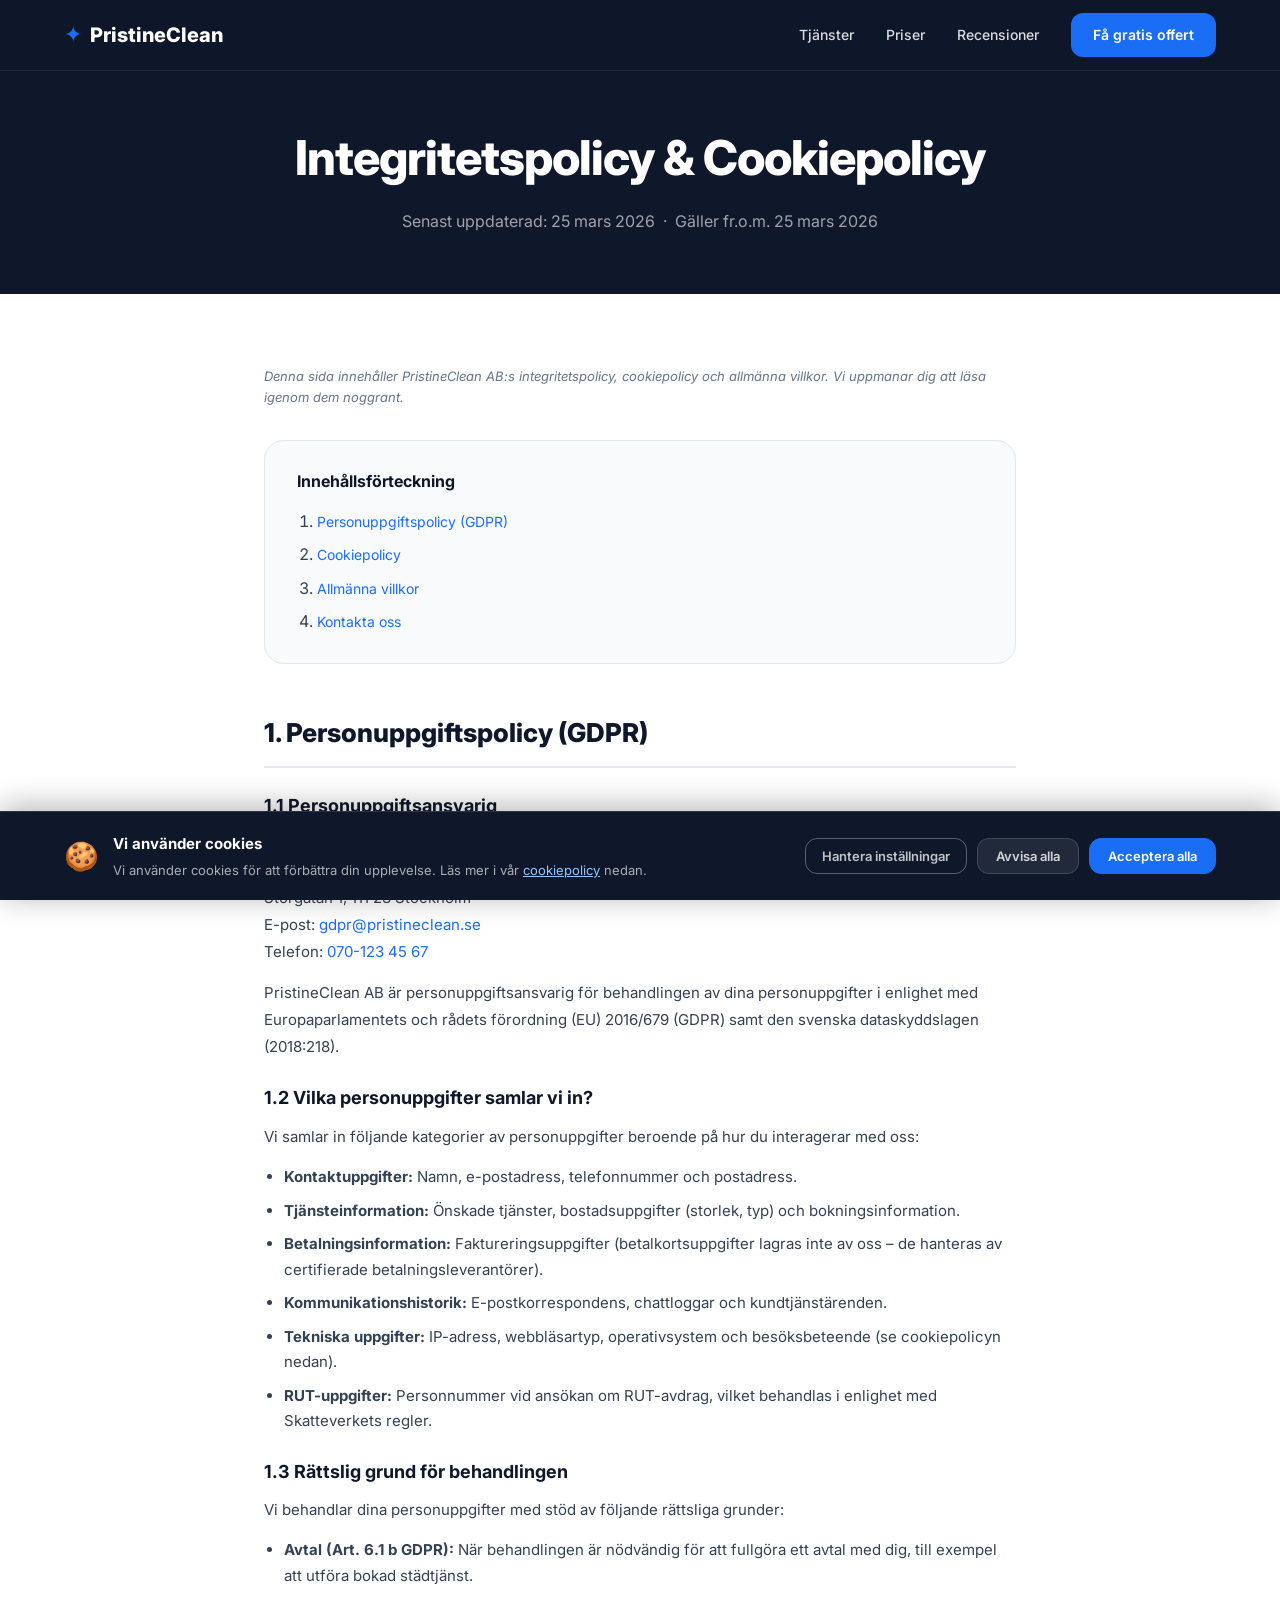
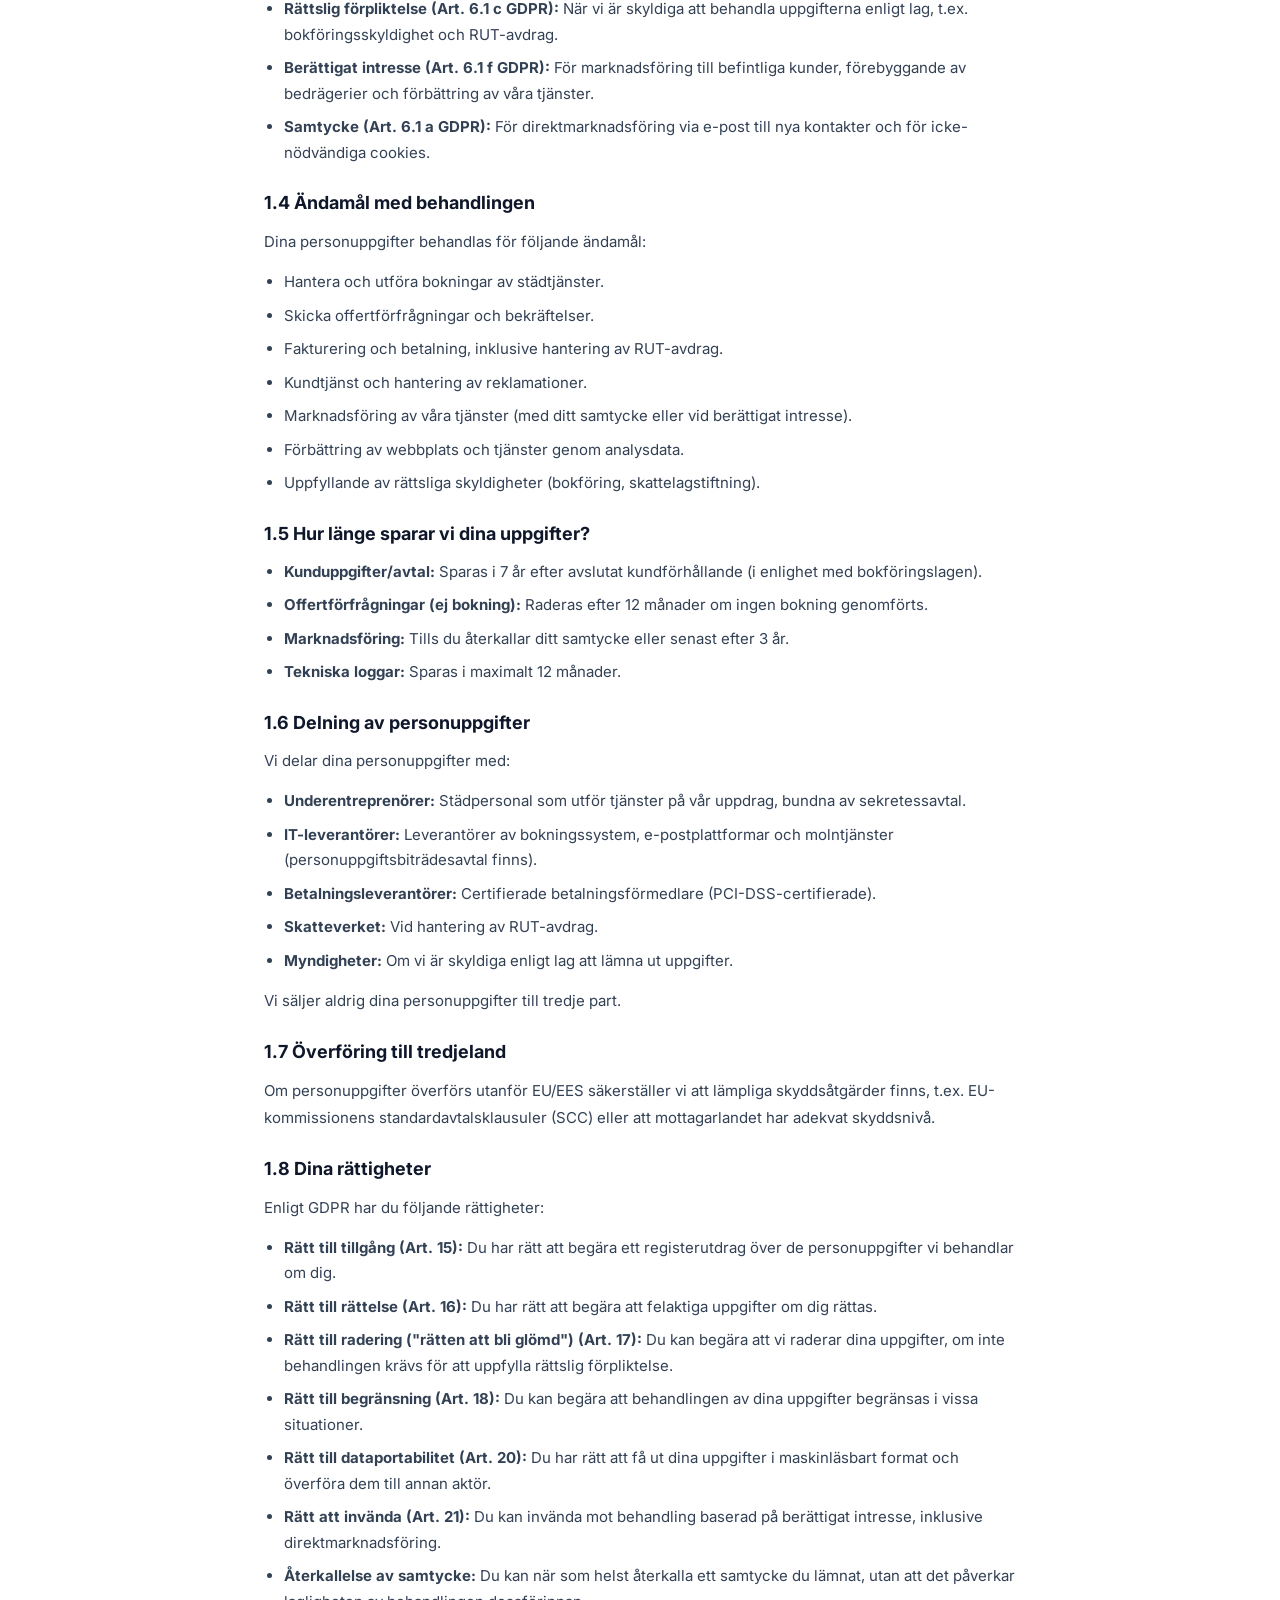
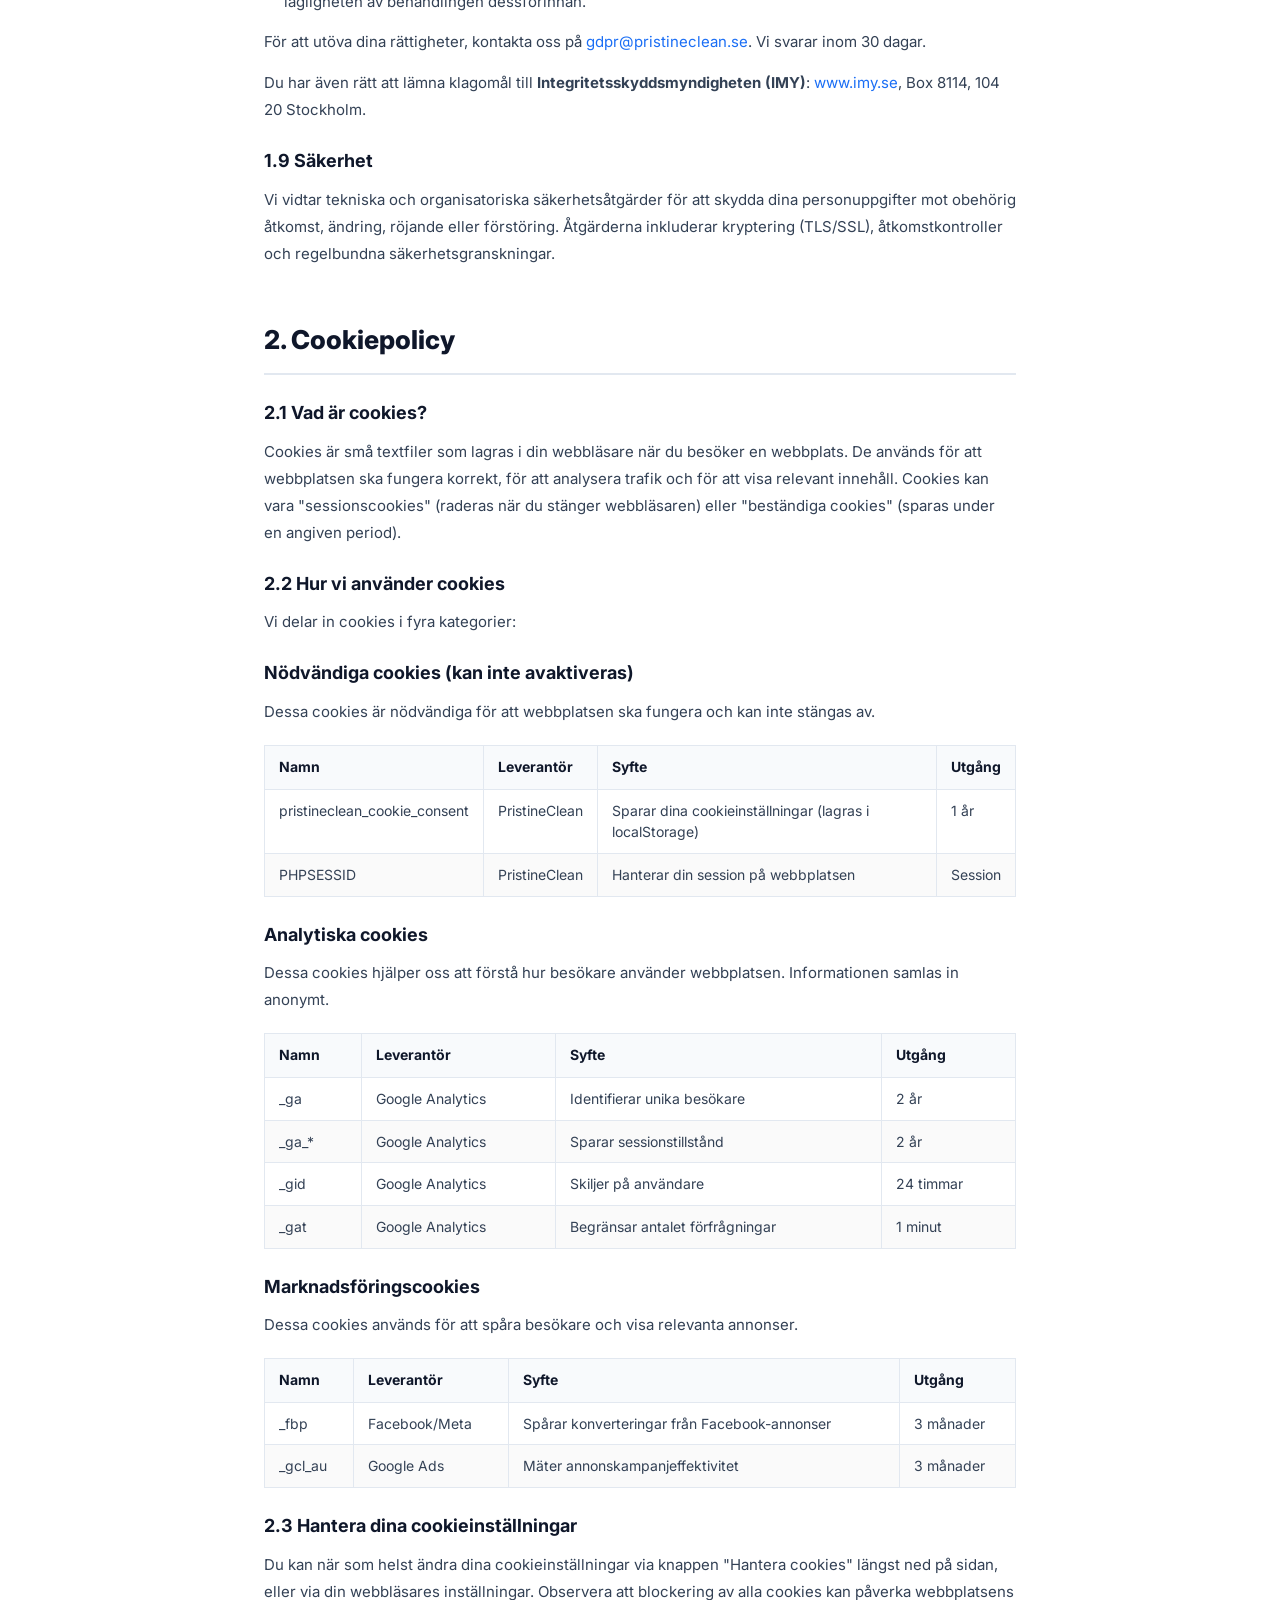
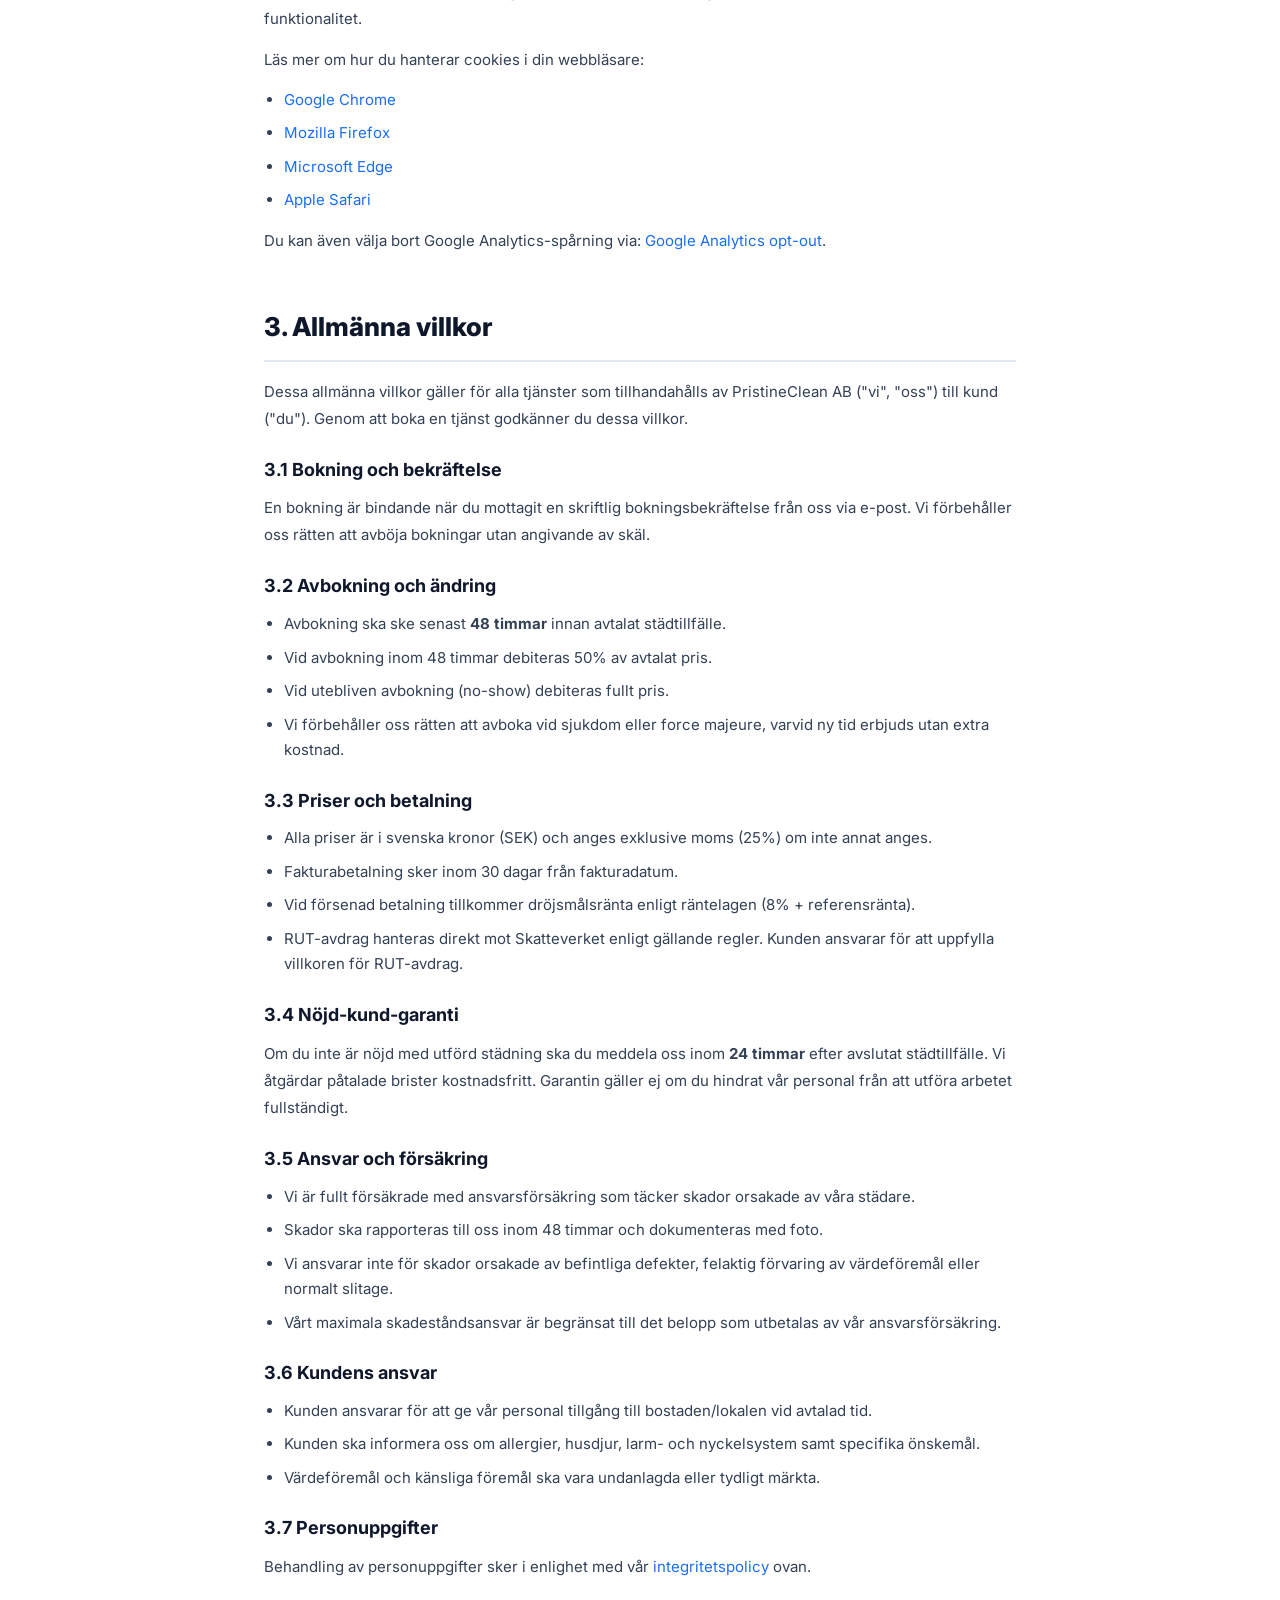
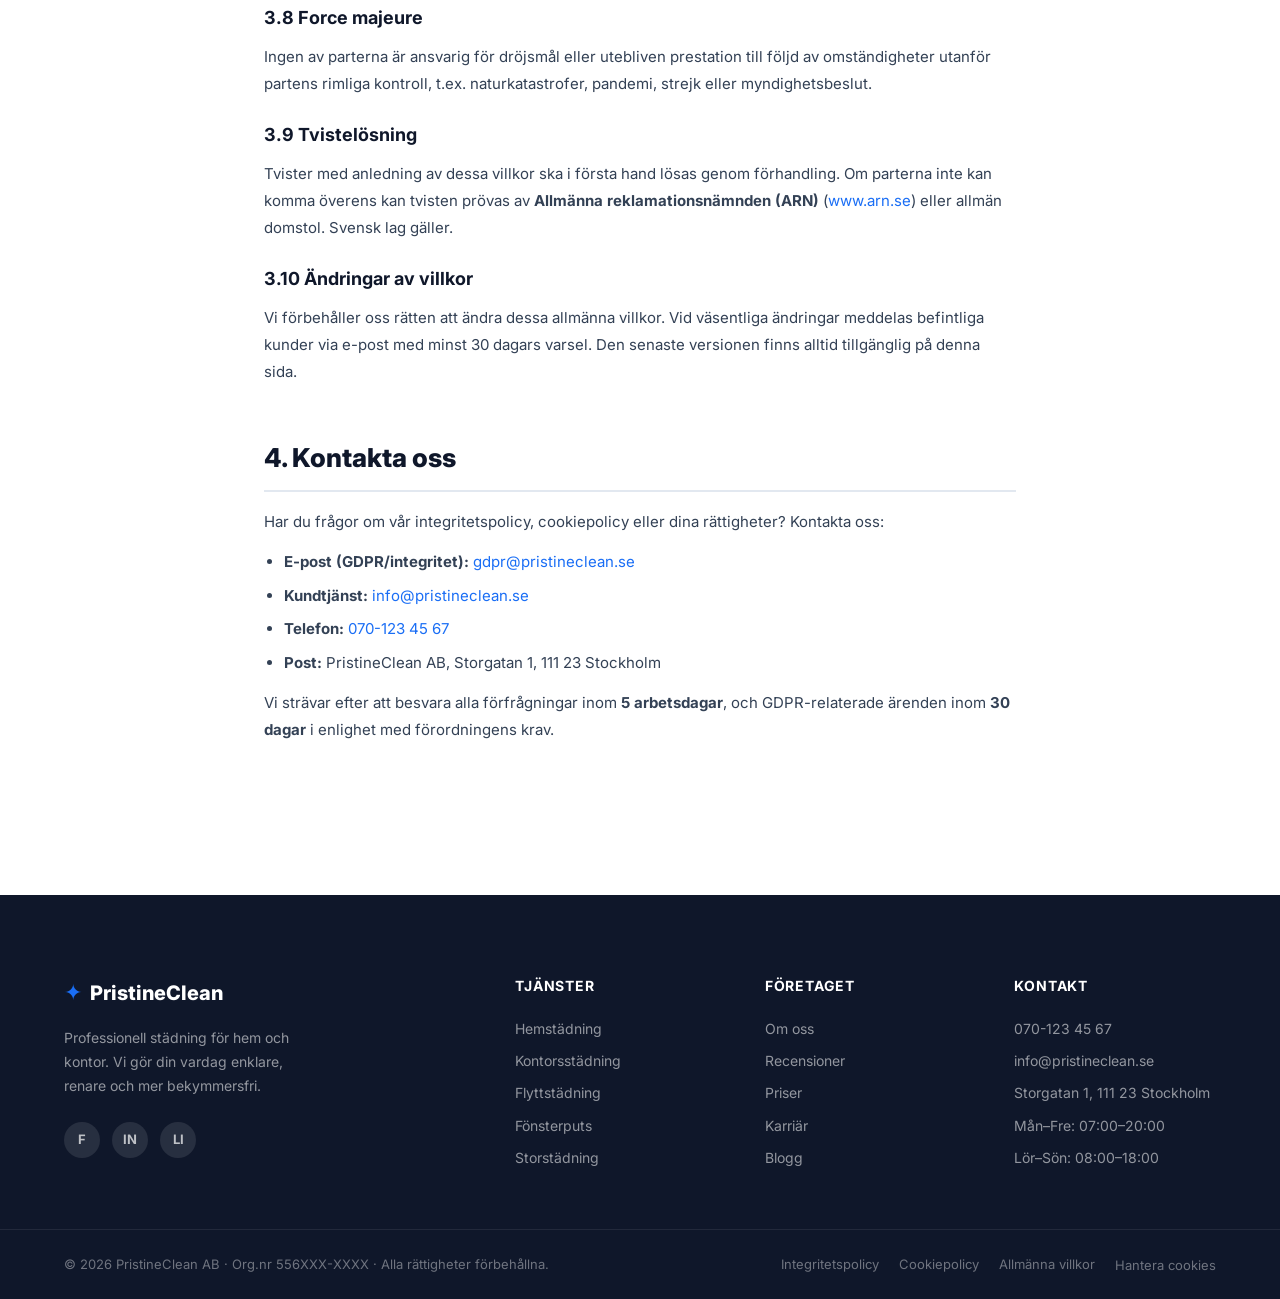
<file: integritetspolicy.html>
<!DOCTYPE html>
<html lang="sv">
<head>
  <meta charset="UTF-8" />
  <meta name="viewport" content="width=device-width, initial-scale=1.0" />
  <meta name="description" content="PristineClean integritetspolicy, cookiepolicy och allmänna villkor – hur vi behandlar dina personuppgifter enligt GDPR." />
  <title>Integritetspolicy &amp; Cookiepolicy – PristineClean</title>
  <link rel="stylesheet" href="style.css" />
  <link rel="preconnect" href="https://fonts.googleapis.com" />
  <link rel="preconnect" href="https://fonts.gstatic.com" crossorigin />
  <link href="https://fonts.googleapis.com/css2?family=Inter:wght@400;500;600;700;800&display=swap" rel="stylesheet" />
</head>
<body>

  <!-- COOKIE CONSENT BANNER -->
  <div class="cookie-banner" id="cookieBanner" role="dialog" aria-label="Cookie-samtycke" aria-modal="true">
    <div class="cookie-banner__inner">
      <div class="cookie-banner__text">
        <span class="cookie-banner__icon">🍪</span>
        <div>
          <strong>Vi använder cookies</strong>
          <p>Vi använder cookies för att förbättra din upplevelse. Läs mer i vår <a href="#cookies" class="cookie-link">cookiepolicy</a> nedan.</p>
        </div>
      </div>
      <div class="cookie-banner__actions">
        <button class="btn btn--cookie-settings" id="cookieSettings">Hantera inställningar</button>
        <button class="btn btn--cookie-decline" id="cookieDecline">Avvisa alla</button>
        <button class="btn btn--cookie-accept" id="cookieAccept">Acceptera alla</button>
      </div>
    </div>
  </div>

  <!-- COOKIE PREFERENCES MODAL -->
  <div class="cookie-modal" id="cookieModal" role="dialog" aria-modal="true" aria-label="Cookieinställningar" style="display:none">
    <div class="cookie-modal__backdrop" id="cookieModalBackdrop"></div>
    <div class="cookie-modal__box">
      <div class="cookie-modal__header">
        <h3>Cookieinställningar</h3>
        <button class="cookie-modal__close" id="cookieModalClose" aria-label="Stäng">✕</button>
      </div>
      <div class="cookie-modal__body">
        <p class="cookie-modal__intro">Välj vilka kategorier av cookies du tillåter. Nödvändiga cookies kan inte avaktiveras.</p>
        <div class="cookie-category">
          <div class="cookie-category__header">
            <div><strong>Nödvändiga cookies</strong><p>Krävs för att webbplatsen ska fungera korrekt.</p></div>
            <div class="toggle toggle--disabled"><input type="checkbox" id="cookieNecessary" checked disabled /><span class="toggle__slider"></span></div>
          </div>
        </div>
        <div class="cookie-category">
          <div class="cookie-category__header">
            <div><strong>Analytiska cookies</strong><p>Hjälper oss förstå hur besökare använder webbplatsen (t.ex. Google Analytics).</p></div>
            <div class="toggle"><input type="checkbox" id="cookieAnalytics" /><span class="toggle__slider"></span></div>
          </div>
        </div>
        <div class="cookie-category">
          <div class="cookie-category__header">
            <div><strong>Marknadsföringscookies</strong><p>Används för att visa relevanta annonser och mäta kampanjeffektivitet.</p></div>
            <div class="toggle"><input type="checkbox" id="cookieMarketing" /><span class="toggle__slider"></span></div>
          </div>
        </div>
      </div>
      <div class="cookie-modal__footer">
        <button class="btn--cookie-decline" id="cookieSaveDecline">Avvisa alla</button>
        <button class="btn--cookie-accept" id="cookieSavePrefs">Spara mina val</button>
      </div>
    </div>
  </div>

  <!-- NAVBAR -->
  <header class="navbar" id="navbar">
    <div class="container navbar__inner">
      <a href="index.html" class="navbar__logo">
        <span class="logo-icon">✦</span> PristineClean
      </a>
      <nav class="navbar__links" id="navLinks">
        <a href="index.html#tjanster">Tjänster</a>
        <a href="index.html#priser">Priser</a>
        <a href="index.html#recensioner">Recensioner</a>
        <a href="index.html#kontakt" class="btn btn--nav">Få gratis offert</a>
      </nav>
      <button class="navbar__burger" id="burger" aria-label="Öppna meny">
        <span></span><span></span><span></span>
      </button>
    </div>
  </header>

  <!-- HERO -->
  <section class="policy-hero">
    <div class="container">
      <h1>Integritetspolicy &amp; Cookiepolicy</h1>
      <p>Senast uppdaterad: 25 mars 2026 &nbsp;·&nbsp; Gäller fr.o.m. 25 mars 2026</p>
    </div>
  </section>

  <!-- POLICY CONTENT -->
  <main class="policy-content">
    <div class="container">

      <p class="policy-updated">Denna sida innehåller PristineClean AB:s integritetspolicy, cookiepolicy och allmänna villkor. Vi uppmanar dig att läsa igenom dem noggrant.</p>

      <!-- TABLE OF CONTENTS -->
      <nav class="policy-toc" aria-label="Innehållsförteckning">
        <h3>Innehållsförteckning</h3>
        <ol>
          <li><a href="#personuppgifter">Personuppgiftspolicy (GDPR)</a></li>
          <li><a href="#cookies">Cookiepolicy</a></li>
          <li><a href="#villkor">Allmänna villkor</a></li>
          <li><a href="#kontakt-policy">Kontakta oss</a></li>
        </ol>
      </nav>

      <!-- ========================================
           SECTION 1: PERSONUPPGIFTER / GDPR
           ======================================== -->
      <section class="policy-section" id="personuppgifter">
        <h2>1. Personuppgiftspolicy (GDPR)</h2>

        <h3>1.1 Personuppgiftsansvarig</h3>
        <p>
          <strong>PristineClean AB</strong><br />
          Organisationsnummer: 556XXX-XXXX<br />
          Storgatan 1, 111 23 Stockholm<br />
          E-post: <a href="mailto:gdpr@pristineclean.se">gdpr@pristineclean.se</a><br />
          Telefon: <a href="tel:+46701234567">070-123 45 67</a>
        </p>
        <p>PristineClean AB är personuppgiftsansvarig för behandlingen av dina personuppgifter i enlighet med Europaparlamentets och rådets förordning (EU) 2016/679 (GDPR) samt den svenska dataskyddslagen (2018:218).</p>

        <h3>1.2 Vilka personuppgifter samlar vi in?</h3>
        <p>Vi samlar in följande kategorier av personuppgifter beroende på hur du interagerar med oss:</p>
        <ul>
          <li><strong>Kontaktuppgifter:</strong> Namn, e-postadress, telefonnummer och postadress.</li>
          <li><strong>Tjänsteinformation:</strong> Önskade tjänster, bostadsuppgifter (storlek, typ) och bokningsinformation.</li>
          <li><strong>Betalningsinformation:</strong> Faktureringsuppgifter (betalkortsuppgifter lagras inte av oss – de hanteras av certifierade betalningsleverantörer).</li>
          <li><strong>Kommunikationshistorik:</strong> E-postkorrespondens, chattloggar och kundtjänstärenden.</li>
          <li><strong>Tekniska uppgifter:</strong> IP-adress, webbläsartyp, operativsystem och besöksbeteende (se cookiepolicyn nedan).</li>
          <li><strong>RUT-uppgifter:</strong> Personnummer vid ansökan om RUT-avdrag, vilket behandlas i enlighet med Skatteverkets regler.</li>
        </ul>

        <h3>1.3 Rättslig grund för behandlingen</h3>
        <p>Vi behandlar dina personuppgifter med stöd av följande rättsliga grunder:</p>
        <ul>
          <li><strong>Avtal (Art. 6.1 b GDPR):</strong> När behandlingen är nödvändig för att fullgöra ett avtal med dig, till exempel att utföra bokad städtjänst.</li>
          <li><strong>Rättslig förpliktelse (Art. 6.1 c GDPR):</strong> När vi är skyldiga att behandla uppgifterna enligt lag, t.ex. bokföringsskyldighet och RUT-avdrag.</li>
          <li><strong>Berättigat intresse (Art. 6.1 f GDPR):</strong> För marknadsföring till befintliga kunder, förebyggande av bedrägerier och förbättring av våra tjänster.</li>
          <li><strong>Samtycke (Art. 6.1 a GDPR):</strong> För direktmarknadsföring via e-post till nya kontakter och för icke-nödvändiga cookies.</li>
        </ul>

        <h3>1.4 Ändamål med behandlingen</h3>
        <p>Dina personuppgifter behandlas för följande ändamål:</p>
        <ul>
          <li>Hantera och utföra bokningar av städtjänster.</li>
          <li>Skicka offertförfrågningar och bekräftelser.</li>
          <li>Fakturering och betalning, inklusive hantering av RUT-avdrag.</li>
          <li>Kundtjänst och hantering av reklamationer.</li>
          <li>Marknadsföring av våra tjänster (med ditt samtycke eller vid berättigat intresse).</li>
          <li>Förbättring av webbplats och tjänster genom analysdata.</li>
          <li>Uppfyllande av rättsliga skyldigheter (bokföring, skattelagstiftning).</li>
        </ul>

        <h3>1.5 Hur länge sparar vi dina uppgifter?</h3>
        <ul>
          <li><strong>Kunduppgifter/avtal:</strong> Sparas i 7 år efter avslutat kundförhållande (i enlighet med bokföringslagen).</li>
          <li><strong>Offertförfrågningar (ej bokning):</strong> Raderas efter 12 månader om ingen bokning genomförts.</li>
          <li><strong>Marknadsföring:</strong> Tills du återkallar ditt samtycke eller senast efter 3 år.</li>
          <li><strong>Tekniska loggar:</strong> Sparas i maximalt 12 månader.</li>
        </ul>

        <h3>1.6 Delning av personuppgifter</h3>
        <p>Vi delar dina personuppgifter med:</p>
        <ul>
          <li><strong>Underentreprenörer:</strong> Städpersonal som utför tjänster på vår uppdrag, bundna av sekretessavtal.</li>
          <li><strong>IT-leverantörer:</strong> Leverantörer av bokningssystem, e-postplattformar och molntjänster (personuppgiftsbiträdesavtal finns).</li>
          <li><strong>Betalningsleverantörer:</strong> Certifierade betalningsförmedlare (PCI-DSS-certifierade).</li>
          <li><strong>Skatteverket:</strong> Vid hantering av RUT-avdrag.</li>
          <li><strong>Myndigheter:</strong> Om vi är skyldiga enligt lag att lämna ut uppgifter.</li>
        </ul>
        <p>Vi säljer aldrig dina personuppgifter till tredje part.</p>

        <h3>1.7 Överföring till tredjeland</h3>
        <p>Om personuppgifter överförs utanför EU/EES säkerställer vi att lämpliga skyddsåtgärder finns, t.ex. EU-kommissionens standardavtalsklausuler (SCC) eller att mottagarlandet har adekvat skyddsnivå.</p>

        <h3>1.8 Dina rättigheter</h3>
        <p>Enligt GDPR har du följande rättigheter:</p>
        <ul>
          <li><strong>Rätt till tillgång (Art. 15):</strong> Du har rätt att begära ett registerutdrag över de personuppgifter vi behandlar om dig.</li>
          <li><strong>Rätt till rättelse (Art. 16):</strong> Du har rätt att begära att felaktiga uppgifter om dig rättas.</li>
          <li><strong>Rätt till radering ("rätten att bli glömd") (Art. 17):</strong> Du kan begära att vi raderar dina uppgifter, om inte behandlingen krävs för att uppfylla rättslig förpliktelse.</li>
          <li><strong>Rätt till begränsning (Art. 18):</strong> Du kan begära att behandlingen av dina uppgifter begränsas i vissa situationer.</li>
          <li><strong>Rätt till dataportabilitet (Art. 20):</strong> Du har rätt att få ut dina uppgifter i maskinläsbart format och överföra dem till annan aktör.</li>
          <li><strong>Rätt att invända (Art. 21):</strong> Du kan invända mot behandling baserad på berättigat intresse, inklusive direktmarknadsföring.</li>
          <li><strong>Återkallelse av samtycke:</strong> Du kan när som helst återkalla ett samtycke du lämnat, utan att det påverkar lagligheten av behandlingen dessförinnan.</li>
        </ul>
        <p>För att utöva dina rättigheter, kontakta oss på <a href="mailto:gdpr@pristineclean.se">gdpr@pristineclean.se</a>. Vi svarar inom 30 dagar.</p>
        <p>Du har även rätt att lämna klagomål till <strong>Integritetsskyddsmyndigheten (IMY)</strong>: <a href="https://www.imy.se" target="_blank" rel="noopener noreferrer">www.imy.se</a>, Box 8114, 104 20 Stockholm.</p>

        <h3>1.9 Säkerhet</h3>
        <p>Vi vidtar tekniska och organisatoriska säkerhetsåtgärder för att skydda dina personuppgifter mot obehörig åtkomst, ändring, röjande eller förstöring. Åtgärderna inkluderar kryptering (TLS/SSL), åtkomstkontroller och regelbundna säkerhetsgranskningar.</p>
      </section>

      <!-- ========================================
           SECTION 2: COOKIEPOLICY
           ======================================== -->
      <section class="policy-section" id="cookies">
        <h2>2. Cookiepolicy</h2>

        <h3>2.1 Vad är cookies?</h3>
        <p>Cookies är små textfiler som lagras i din webbläsare när du besöker en webbplats. De används för att webbplatsen ska fungera korrekt, för att analysera trafik och för att visa relevant innehåll. Cookies kan vara "sessionscookies" (raderas när du stänger webbläsaren) eller "beständiga cookies" (sparas under en angiven period).</p>

        <h3>2.2 Hur vi använder cookies</h3>
        <p>Vi delar in cookies i fyra kategorier:</p>

        <h3>Nödvändiga cookies (kan inte avaktiveras)</h3>
        <p>Dessa cookies är nödvändiga för att webbplatsen ska fungera och kan inte stängas av.</p>
        <table class="policy-table">
          <thead>
            <tr><th>Namn</th><th>Leverantör</th><th>Syfte</th><th>Utgång</th></tr>
          </thead>
          <tbody>
            <tr><td>pristineclean_cookie_consent</td><td>PristineClean</td><td>Sparar dina cookieinställningar (lagras i localStorage)</td><td>1 år</td></tr>
            <tr><td>PHPSESSID</td><td>PristineClean</td><td>Hanterar din session på webbplatsen</td><td>Session</td></tr>
          </tbody>
        </table>

        <h3>Analytiska cookies</h3>
        <p>Dessa cookies hjälper oss att förstå hur besökare använder webbplatsen. Informationen samlas in anonymt.</p>
        <table class="policy-table">
          <thead>
            <tr><th>Namn</th><th>Leverantör</th><th>Syfte</th><th>Utgång</th></tr>
          </thead>
          <tbody>
            <tr><td>_ga</td><td>Google Analytics</td><td>Identifierar unika besökare</td><td>2 år</td></tr>
            <tr><td>_ga_*</td><td>Google Analytics</td><td>Sparar sessionstillstånd</td><td>2 år</td></tr>
            <tr><td>_gid</td><td>Google Analytics</td><td>Skiljer på användare</td><td>24 timmar</td></tr>
            <tr><td>_gat</td><td>Google Analytics</td><td>Begränsar antalet förfrågningar</td><td>1 minut</td></tr>
          </tbody>
        </table>

        <h3>Marknadsföringscookies</h3>
        <p>Dessa cookies används för att spåra besökare och visa relevanta annonser.</p>
        <table class="policy-table">
          <thead>
            <tr><th>Namn</th><th>Leverantör</th><th>Syfte</th><th>Utgång</th></tr>
          </thead>
          <tbody>
            <tr><td>_fbp</td><td>Facebook/Meta</td><td>Spårar konverteringar från Facebook-annonser</td><td>3 månader</td></tr>
            <tr><td>_gcl_au</td><td>Google Ads</td><td>Mäter annonskampanjeffektivitet</td><td>3 månader</td></tr>
          </tbody>
        </table>

        <h3>2.3 Hantera dina cookieinställningar</h3>
        <p>Du kan när som helst ändra dina cookieinställningar via knappen "Hantera cookies" längst ned på sidan, eller via din webbläsares inställningar. Observera att blockering av alla cookies kan påverka webbplatsens funktionalitet.</p>
        <p>Läs mer om hur du hanterar cookies i din webbläsare:</p>
        <ul>
          <li><a href="https://support.google.com/chrome/answer/95647" target="_blank" rel="noopener noreferrer">Google Chrome</a></li>
          <li><a href="https://support.mozilla.org/sv/kb/forbattrad-sparningsskydd-i-firefox" target="_blank" rel="noopener noreferrer">Mozilla Firefox</a></li>
          <li><a href="https://support.microsoft.com/sv-se/windows/ta-bort-och-hantera-cookies-168dab11-0753-043d-7c16-ede5947fc64d" target="_blank" rel="noopener noreferrer">Microsoft Edge</a></li>
          <li><a href="https://support.apple.com/sv-se/guide/safari/sfri11471/mac" target="_blank" rel="noopener noreferrer">Apple Safari</a></li>
        </ul>
        <p>Du kan även välja bort Google Analytics-spårning via: <a href="https://tools.google.com/dlpage/gaoptout" target="_blank" rel="noopener noreferrer">Google Analytics opt-out</a>.</p>
      </section>

      <!-- ========================================
           SECTION 3: ALLMÄNNA VILLKOR
           ======================================== -->
      <section class="policy-section" id="villkor">
        <h2>3. Allmänna villkor</h2>
        <p>Dessa allmänna villkor gäller för alla tjänster som tillhandahålls av PristineClean AB ("vi", "oss") till kund ("du"). Genom att boka en tjänst godkänner du dessa villkor.</p>

        <h3>3.1 Bokning och bekräftelse</h3>
        <p>En bokning är bindande när du mottagit en skriftlig bokningsbekräftelse från oss via e-post. Vi förbehåller oss rätten att avböja bokningar utan angivande av skäl.</p>

        <h3>3.2 Avbokning och ändring</h3>
        <ul>
          <li>Avbokning ska ske senast <strong>48 timmar</strong> innan avtalat städtillfälle.</li>
          <li>Vid avbokning inom 48 timmar debiteras 50% av avtalat pris.</li>
          <li>Vid utebliven avbokning (no-show) debiteras fullt pris.</li>
          <li>Vi förbehåller oss rätten att avboka vid sjukdom eller force majeure, varvid ny tid erbjuds utan extra kostnad.</li>
        </ul>

        <h3>3.3 Priser och betalning</h3>
        <ul>
          <li>Alla priser är i svenska kronor (SEK) och anges exklusive moms (25%) om inte annat anges.</li>
          <li>Fakturabetalning sker inom 30 dagar från fakturadatum.</li>
          <li>Vid försenad betalning tillkommer dröjsmålsränta enligt räntelagen (8% + referensränta).</li>
          <li>RUT-avdrag hanteras direkt mot Skatteverket enligt gällande regler. Kunden ansvarar för att uppfylla villkoren för RUT-avdrag.</li>
        </ul>

        <h3>3.4 Nöjd-kund-garanti</h3>
        <p>Om du inte är nöjd med utförd städning ska du meddela oss inom <strong>24 timmar</strong> efter avslutat städtillfälle. Vi åtgärdar påtalade brister kostnadsfritt. Garantin gäller ej om du hindrat vår personal från att utföra arbetet fullständigt.</p>

        <h3>3.5 Ansvar och försäkring</h3>
        <ul>
          <li>Vi är fullt försäkrade med ansvarsförsäkring som täcker skador orsakade av våra städare.</li>
          <li>Skador ska rapporteras till oss inom 48 timmar och dokumenteras med foto.</li>
          <li>Vi ansvarar inte för skador orsakade av befintliga defekter, felaktig förvaring av värdeföremål eller normalt slitage.</li>
          <li>Vårt maximala skadeståndsansvar är begränsat till det belopp som utbetalas av vår ansvarsförsäkring.</li>
        </ul>

        <h3>3.6 Kundens ansvar</h3>
        <ul>
          <li>Kunden ansvarar för att ge vår personal tillgång till bostaden/lokalen vid avtalad tid.</li>
          <li>Kunden ska informera oss om allergier, husdjur, larm- och nyckelsystem samt specifika önskemål.</li>
          <li>Värdeföremål och känsliga föremål ska vara undanlagda eller tydligt märkta.</li>
        </ul>

        <h3>3.7 Personuppgifter</h3>
        <p>Behandling av personuppgifter sker i enlighet med vår <a href="#personuppgifter">integritetspolicy</a> ovan.</p>

        <h3>3.8 Force majeure</h3>
        <p>Ingen av parterna är ansvarig för dröjsmål eller utebliven prestation till följd av omständigheter utanför partens rimliga kontroll, t.ex. naturkatastrofer, pandemi, strejk eller myndighetsbeslut.</p>

        <h3>3.9 Tvistelösning</h3>
        <p>Tvister med anledning av dessa villkor ska i första hand lösas genom förhandling. Om parterna inte kan komma överens kan tvisten prövas av <strong>Allmänna reklamationsnämnden (ARN)</strong> (<a href="https://www.arn.se" target="_blank" rel="noopener noreferrer">www.arn.se</a>) eller allmän domstol. Svensk lag gäller.</p>

        <h3>3.10 Ändringar av villkor</h3>
        <p>Vi förbehåller oss rätten att ändra dessa allmänna villkor. Vid väsentliga ändringar meddelas befintliga kunder via e-post med minst 30 dagars varsel. Den senaste versionen finns alltid tillgänglig på denna sida.</p>
      </section>

      <!-- ========================================
           SECTION 4: KONTAKT
           ======================================== -->
      <section class="policy-section" id="kontakt-policy">
        <h2>4. Kontakta oss</h2>
        <p>Har du frågor om vår integritetspolicy, cookiepolicy eller dina rättigheter? Kontakta oss:</p>
        <ul>
          <li><strong>E-post (GDPR/integritet):</strong> <a href="mailto:gdpr@pristineclean.se">gdpr@pristineclean.se</a></li>
          <li><strong>Kundtjänst:</strong> <a href="mailto:info@pristineclean.se">info@pristineclean.se</a></li>
          <li><strong>Telefon:</strong> <a href="tel:+46701234567">070-123 45 67</a></li>
          <li><strong>Post:</strong> PristineClean AB, Storgatan 1, 111 23 Stockholm</li>
        </ul>
        <p>Vi strävar efter att besvara alla förfrågningar inom <strong>5 arbetsdagar</strong>, och GDPR-relaterade ärenden inom <strong>30 dagar</strong> i enlighet med förordningens krav.</p>
      </section>

    </div>
  </main>

  <!-- FOOTER -->
  <footer class="footer">
    <div class="container footer__inner">
      <div class="footer__brand">
        <div class="navbar__logo" style="margin-bottom:16px">
          <span class="logo-icon">✦</span> PristineClean
        </div>
        <p>Professionell städning för hem och kontor. Vi gör din vardag enklare, renare och mer bekymmersfri.</p>
        <div class="footer__social">
          <a href="#" aria-label="Facebook" class="social-link">f</a>
          <a href="#" aria-label="Instagram" class="social-link">in</a>
          <a href="#" aria-label="LinkedIn" class="social-link">li</a>
        </div>
      </div>
      <div class="footer__col">
        <h4>Tjänster</h4>
        <ul>
          <li><a href="index.html#kontakt">Hemstädning</a></li>
          <li><a href="index.html#kontakt">Kontorsstädning</a></li>
          <li><a href="index.html#kontakt">Flytt­städning</a></li>
          <li><a href="index.html#kontakt">Fönsterputs</a></li>
          <li><a href="index.html#kontakt">Storstädning</a></li>
        </ul>
      </div>
      <div class="footer__col">
        <h4>Företaget</h4>
        <ul>
          <li><a href="index.html#varfor-oss">Om oss</a></li>
          <li><a href="index.html#recensioner">Recensioner</a></li>
          <li><a href="index.html#priser">Priser</a></li>
          <li><a href="#">Karriär</a></li>
          <li><a href="#">Blogg</a></li>
        </ul>
      </div>
      <div class="footer__col">
        <h4>Kontakt</h4>
        <ul>
          <li><a href="tel:+46701234567">070-123 45 67</a></li>
          <li><a href="mailto:info@pristineclean.se">info@pristineclean.se</a></li>
          <li>Storgatan 1, 111 23 Stockholm</li>
          <li>Mån–Fre: 07:00–20:00</li>
          <li>Lör–Sön: 08:00–18:00</li>
        </ul>
      </div>
    </div>
    <div class="footer__bottom">
      <div class="container footer__bottom-inner">
        <p>© 2026 PristineClean AB · Org.nr 556XXX-XXXX · Alla rättigheter förbehållna.</p>
        <div class="footer__bottom-links">
          <a href="integritetspolicy.html">Integritetspolicy</a>
          <a href="integritetspolicy.html#cookies">Cookiepolicy</a>
          <a href="integritetspolicy.html#villkor">Allmänna villkor</a>
          <button class="footer__cookie-btn" id="reopenCookies">Hantera cookies</button>
        </div>
      </div>
    </div>
  </footer>

  <script src="script.js"></script>
</body>
</html>
</file>
<file: style.css>
/* =============================================
   RESET & BASE
   ============================================= */
*, *::before, *::after { box-sizing: border-box; margin: 0; padding: 0; }

:root {
  --color-primary:       #1a6ef5;
  --color-primary-dark:  #1558cc;
  --color-primary-light: #e8f0fe;
  --color-accent:        #00c896;
  --color-dark:          #0f172a;
  --color-text:          #334155;
  --color-text-light:    #64748b;
  --color-border:        #e2e8f0;
  --color-bg:            #f8fafc;
  --color-white:         #ffffff;
  --color-section-dark:  #0f172a;

  --radius-sm: 6px;
  --radius-md: 12px;
  --radius-lg: 20px;
  --radius-xl: 32px;

  --shadow-sm: 0 1px 3px rgba(0,0,0,.08);
  --shadow-md: 0 4px 16px rgba(0,0,0,.10);
  --shadow-lg: 0 8px 32px rgba(0,0,0,.14);
  --shadow-xl: 0 20px 60px rgba(0,0,0,.18);

  --font: 'Inter', system-ui, -apple-system, sans-serif;
  --transition: 0.22s ease;
}

html { scroll-behavior: smooth; }

body {
  font-family: var(--font);
  color: var(--color-text);
  background: var(--color-white);
  line-height: 1.6;
  -webkit-font-smoothing: antialiased;
}

img { max-width: 100%; display: block; }
a { text-decoration: none; color: inherit; }
ul { list-style: none; }

.container { max-width: 1200px; margin: 0 auto; padding: 0 24px; }

/* =============================================
   BUTTONS
   ============================================= */
.btn {
  display: inline-flex;
  align-items: center;
  justify-content: center;
  gap: 8px;
  padding: 12px 24px;
  border-radius: var(--radius-md);
  font-family: var(--font);
  font-size: 15px;
  font-weight: 600;
  cursor: pointer;
  transition: all var(--transition);
  border: 2px solid transparent;
  white-space: nowrap;
}

.btn--primary {
  background: var(--color-primary);
  color: var(--color-white);
  border-color: var(--color-primary);
}
.btn--primary:hover {
  background: var(--color-primary-dark);
  border-color: var(--color-primary-dark);
  transform: translateY(-2px);
  box-shadow: 0 8px 24px rgba(26,110,245,.35);
}

.btn--outline {
  background: transparent;
  color: var(--color-primary);
  border-color: var(--color-primary);
}
.btn--outline:hover { background: var(--color-primary-light); transform: translateY(-2px); }

.btn--outline-white {
  background: transparent;
  color: var(--color-white);
  border: 2px solid rgba(255,255,255,.45);
}
.btn--outline-white:hover { background: rgba(255,255,255,.1); border-color: rgba(255,255,255,.75); }

.btn--ghost {
  background: transparent;
  color: var(--color-primary);
  border-color: transparent;
  padding: 8px 0;
  font-size: 14px;
}
.btn--ghost:hover { color: var(--color-primary-dark); }

.btn--nav {
  background: var(--color-primary);
  color: var(--color-white) !important;
  border-color: var(--color-primary);
  padding: 9px 20px;
  font-size: 14px;
}
.btn--nav:hover { background: var(--color-primary-dark); border-color: var(--color-primary-dark); }

.btn--lg { padding: 16px 32px; font-size: 16px; }
.btn--full { width: 100%; }

/* =============================================
   COOKIE BANNER
   ============================================= */
.cookie-banner {
  position: fixed;
  bottom: 0;
  left: 0;
  right: 0;
  z-index: 9999;
  background: var(--color-dark);
  border-top: 1px solid rgba(255,255,255,.12);
  padding: 20px 0;
  box-shadow: 0 -4px 32px rgba(0,0,0,.3);
  transform: translateY(0);
  transition: transform 0.4s ease, opacity 0.4s ease;
}
.cookie-banner.hidden {
  transform: translateY(110%);
  opacity: 0;
  pointer-events: none;
}

.cookie-banner__inner {
  max-width: 1200px;
  margin: 0 auto;
  padding: 0 24px;
  display: flex;
  align-items: center;
  gap: 24px;
  flex-wrap: wrap;
}

.cookie-banner__text {
  display: flex;
  align-items: flex-start;
  gap: 14px;
  flex: 1;
  min-width: 280px;
}
.cookie-banner__icon { font-size: 28px; flex-shrink: 0; margin-top: 2px; }
.cookie-banner__text strong {
  display: block;
  color: var(--color-white);
  font-size: 15px;
  margin-bottom: 4px;
}
.cookie-banner__text p {
  font-size: 13px;
  color: rgba(255,255,255,.65);
  line-height: 1.55;
}
.cookie-link {
  color: #93c5fd;
  text-decoration: underline;
}
.cookie-link:hover { color: var(--color-white); }

.cookie-banner__actions {
  display: flex;
  gap: 10px;
  flex-wrap: wrap;
  flex-shrink: 0;
}

.btn--cookie-settings {
  background: transparent;
  border: 1.5px solid rgba(255,255,255,.3);
  color: rgba(255,255,255,.75);
  font-family: var(--font);
  font-size: 13px;
  font-weight: 600;
  padding: 9px 16px;
  border-radius: var(--radius-md);
  cursor: pointer;
  transition: all var(--transition);
}
.btn--cookie-settings:hover { border-color: rgba(255,255,255,.6); color: var(--color-white); }

.btn--cookie-decline {
  background: rgba(255,255,255,.08);
  border: 1.5px solid rgba(255,255,255,.15);
  color: rgba(255,255,255,.8);
  font-family: var(--font);
  font-size: 13px;
  font-weight: 600;
  padding: 9px 18px;
  border-radius: var(--radius-md);
  cursor: pointer;
  transition: all var(--transition);
}
.btn--cookie-decline:hover { background: rgba(255,255,255,.15); color: var(--color-white); }

.btn--cookie-accept {
  background: var(--color-primary);
  border: 1.5px solid var(--color-primary);
  color: var(--color-white);
  font-family: var(--font);
  font-size: 13px;
  font-weight: 600;
  padding: 9px 18px;
  border-radius: var(--radius-md);
  cursor: pointer;
  transition: all var(--transition);
}
.btn--cookie-accept:hover { background: var(--color-primary-dark); border-color: var(--color-primary-dark); }

/* =============================================
   COOKIE MODAL
   ============================================= */
.cookie-modal {
  position: fixed;
  inset: 0;
  z-index: 10000;
  display: flex;
  align-items: center;
  justify-content: center;
  padding: 20px;
}

.cookie-modal__backdrop {
  position: absolute;
  inset: 0;
  background: rgba(0,0,0,.6);
  backdrop-filter: blur(4px);
  cursor: pointer;
}

.cookie-modal__box {
  position: relative;
  background: var(--color-white);
  border-radius: var(--radius-xl);
  width: 100%;
  max-width: 540px;
  max-height: 90vh;
  overflow-y: auto;
  box-shadow: var(--shadow-xl);
}

.cookie-modal__header {
  display: flex;
  align-items: center;
  justify-content: space-between;
  padding: 24px 28px 20px;
  border-bottom: 1px solid var(--color-border);
}
.cookie-modal__header h3 {
  font-size: 18px;
  font-weight: 800;
  color: var(--color-dark);
}
.cookie-modal__close {
  background: none;
  border: none;
  cursor: pointer;
  font-size: 18px;
  color: var(--color-text-light);
  padding: 4px 8px;
  border-radius: var(--radius-sm);
  transition: all var(--transition);
}
.cookie-modal__close:hover { background: var(--color-bg); color: var(--color-dark); }

.cookie-modal__body {
  padding: 24px 28px;
  display: flex;
  flex-direction: column;
  gap: 20px;
}

.cookie-modal__intro {
  font-size: 14px;
  color: var(--color-text-light);
  line-height: 1.6;
}

.cookie-category {
  border: 1px solid var(--color-border);
  border-radius: var(--radius-md);
  padding: 16px 20px;
}
.cookie-category__header {
  display: flex;
  align-items: center;
  justify-content: space-between;
  gap: 16px;
}
.cookie-category__header > div:first-child { flex: 1; }
.cookie-category__header strong {
  display: block;
  font-size: 15px;
  color: var(--color-dark);
  margin-bottom: 4px;
}
.cookie-category__header p {
  font-size: 13px;
  color: var(--color-text-light);
  line-height: 1.5;
}

/* Toggle switch */
.toggle { position: relative; width: 44px; height: 24px; flex-shrink: 0; }
.toggle input { opacity: 0; width: 0; height: 0; position: absolute; }
.toggle__slider {
  position: absolute;
  inset: 0;
  background: var(--color-border);
  border-radius: 100px;
  cursor: pointer;
  transition: background var(--transition);
}
.toggle__slider::after {
  content: '';
  position: absolute;
  width: 18px;
  height: 18px;
  left: 3px;
  top: 3px;
  background: var(--color-white);
  border-radius: 50%;
  transition: transform var(--transition);
  box-shadow: var(--shadow-sm);
}
.toggle input:checked + .toggle__slider { background: var(--color-primary); }
.toggle input:checked + .toggle__slider::after { transform: translateX(20px); }
.toggle--disabled .toggle__slider { background: var(--color-accent); opacity: 0.7; cursor: not-allowed; }
.toggle--disabled .toggle input:checked + .toggle__slider { background: var(--color-accent); }

.cookie-modal__footer {
  display: flex;
  gap: 12px;
  padding: 20px 28px 24px;
  border-top: 1px solid var(--color-border);
  justify-content: flex-end;
}

/* =============================================
   NAVBAR
   ============================================= */
.navbar {
  position: fixed;
  top: 0; left: 0; right: 0;
  z-index: 1000;
  background: rgba(15, 23, 42, 0.92);
  backdrop-filter: blur(12px);
  -webkit-backdrop-filter: blur(12px);
  border-bottom: 1px solid rgba(255,255,255,.08);
  transition: background var(--transition), box-shadow var(--transition);
}
.navbar.scrolled {
  background: var(--color-white);
  box-shadow: var(--shadow-md);
  border-bottom-color: var(--color-border);
}
.navbar.scrolled .navbar__links a:not(.btn) { color: var(--color-text); }
.navbar.scrolled .navbar__logo { color: var(--color-dark); }
.navbar.scrolled .navbar__burger span { background: var(--color-dark); }

.navbar__inner {
  display: flex;
  align-items: center;
  justify-content: space-between;
  height: 70px;
}

.navbar__logo {
  font-size: 20px;
  font-weight: 800;
  color: var(--color-white);
  display: flex;
  align-items: center;
  gap: 8px;
  transition: color var(--transition);
}
.logo-icon { color: var(--color-primary); font-size: 22px; }

.navbar__links {
  display: flex;
  align-items: center;
  gap: 32px;
}
.navbar__links a:not(.btn) {
  font-size: 14px;
  font-weight: 500;
  color: rgba(255,255,255,.85);
  transition: color var(--transition);
}
.navbar__links a:not(.btn):hover { color: var(--color-white); }

.navbar__burger {
  display: none;
  flex-direction: column;
  gap: 5px;
  background: none;
  border: none;
  cursor: pointer;
  padding: 4px;
}
.navbar__burger span {
  display: block;
  width: 24px; height: 2px;
  background: var(--color-white);
  border-radius: 2px;
  transition: all var(--transition);
}

.navbar.nav-open .navbar__links {
  display: flex;
  flex-direction: column;
  position: fixed;
  top: 70px; left: 0; right: 0; bottom: 0;
  background: var(--color-dark);
  padding: 32px 24px;
  gap: 24px;
  align-items: flex-start;
}
.navbar.nav-open .navbar__links a { font-size: 18px; }
.navbar.nav-open .navbar__burger span:nth-child(1) { transform: translateY(7px) rotate(45deg); }
.navbar.nav-open .navbar__burger span:nth-child(2) { opacity: 0; }
.navbar.nav-open .navbar__burger span:nth-child(3) { transform: translateY(-7px) rotate(-45deg); }

/* =============================================
   HERO  (two-column: text left, image right)
   ============================================= */
.hero {
  background: var(--color-dark);
  position: relative;
  overflow: hidden;
  padding: 130px 0 80px;
  min-height: 100vh;
  display: flex;
  align-items: center;
}

.hero__bg-overlay {
  position: absolute;
  inset: 0;
  background:
    radial-gradient(ellipse 60% 70% at 20% 50%, rgba(26,110,245,.18) 0%, transparent 65%),
    radial-gradient(ellipse 40% 50% at 80% 80%, rgba(0,200,150,.08) 0%, transparent 60%);
  pointer-events: none;
  z-index: 0;
}

.hero__inner {
  position: relative;
  z-index: 1;
  display: grid;
  grid-template-columns: 1fr 1fr;
  gap: 64px;
  align-items: center;
}

.hero__badge {
  display: inline-flex;
  align-items: center;
  gap: 8px;
  background: rgba(26,110,245,.15);
  border: 1px solid rgba(26,110,245,.3);
  color: #93c5fd;
  padding: 8px 16px;
  border-radius: 100px;
  font-size: 13px;
  font-weight: 500;
  margin-bottom: 24px;
}

.hero__title {
  font-size: clamp(38px, 5vw, 66px);
  font-weight: 800;
  line-height: 1.1;
  color: var(--color-white);
  margin-bottom: 20px;
  letter-spacing: -1.5px;
}
.highlight { color: var(--color-primary); }

.hero__subtitle {
  font-size: clamp(16px, 1.8vw, 19px);
  color: rgba(255,255,255,.7);
  max-width: 500px;
  margin-bottom: 36px;
  line-height: 1.7;
}

.hero__ctas {
  display: flex;
  gap: 14px;
  flex-wrap: wrap;
  margin-bottom: 36px;
}

.hero__trust {
  display: flex;
  flex-wrap: wrap;
  gap: 18px;
}
.hero__trust li {
  color: rgba(255,255,255,.6);
  font-size: 13px;
  font-weight: 500;
}

/* Hero image */
.hero__image-wrap {
  position: relative;
  border-radius: var(--radius-xl);
  overflow: hidden;
  box-shadow: var(--shadow-xl);
}
.hero__image {
  width: 100%;
  height: 520px;
  object-fit: cover;
  object-position: center;
  display: block;
  border-radius: var(--radius-xl);
}
.hero__image-wrap::after {
  content: '';
  position: absolute;
  inset: 0;
  border-radius: var(--radius-xl);
  border: 1px solid rgba(255,255,255,.12);
  pointer-events: none;
}

/* =============================================
   PROOF BAR
   ============================================= */
.proof-bar { background: var(--color-primary); padding: 28px 0; }
.proof-bar__inner {
  display: flex;
  align-items: center;
  justify-content: center;
  flex-wrap: wrap;
}
.proof-bar__item {
  display: flex;
  flex-direction: column;
  align-items: center;
  padding: 0 48px;
}
.proof-bar__item strong { font-size: 28px; font-weight: 800; color: var(--color-white); line-height: 1; }
.proof-bar__item span { font-size: 13px; color: rgba(255,255,255,.8); margin-top: 4px; font-weight: 500; }
.proof-bar__divider { width: 1px; height: 40px; background: rgba(255,255,255,.25); }

/* =============================================
   SECTION COMMON
   ============================================= */
.section-header { text-align: center; max-width: 600px; margin: 0 auto 64px; }
.section-header h2 {
  font-size: clamp(28px, 3.5vw, 42px);
  font-weight: 800;
  color: var(--color-dark);
  margin: 8px 0 16px;
  letter-spacing: -0.5px;
}
.section-header p { font-size: 17px; color: var(--color-text-light); line-height: 1.7; }
.section-header--light h2 { color: var(--color-white); }
.section-header--light p { color: rgba(255,255,255,.7); }

.section-label {
  display: inline-block;
  font-size: 12px;
  font-weight: 700;
  letter-spacing: 1.5px;
  text-transform: uppercase;
  color: var(--color-primary);
  background: var(--color-primary-light);
  padding: 5px 14px;
  border-radius: 100px;
}
.section-label--light { background: rgba(26,110,245,.2); color: #93c5fd; }

/* =============================================
   SERVICES
   ============================================= */
.services { padding: 100px 0; background: var(--color-bg); }
.services__grid { display: grid; grid-template-columns: repeat(3,1fr); gap: 24px; }

.service-card {
  background: var(--color-white);
  border-radius: var(--radius-lg);
  padding: 36px 28px;
  border: 1px solid var(--color-border);
  transition: all var(--transition);
  position: relative;
  display: flex;
  flex-direction: column;
  gap: 16px;
}
.service-card:hover { border-color: var(--color-primary); box-shadow: var(--shadow-lg); transform: translateY(-4px); }
.service-card--featured { border-color: var(--color-primary); box-shadow: 0 0 0 3px var(--color-primary-light),var(--shadow-md); }

.service-card__badge {
  position: absolute;
  top: -12px; left: 28px;
  background: var(--color-primary);
  color: var(--color-white);
  font-size: 12px; font-weight: 700;
  padding: 4px 14px;
  border-radius: 100px;
  letter-spacing: .5px;
}

.service-card__icon { font-size: 36px; }
.service-card h3 { font-size: 20px; font-weight: 700; color: var(--color-dark); }
.service-card p { color: var(--color-text-light); font-size: 15px; line-height: 1.65; flex: 1; }

.service-card__list { display: flex; flex-direction: column; gap: 8px; }
.service-card__list li {
  font-size: 14px;
  color: var(--color-text);
  display: flex;
  align-items: center;
  gap: 8px;
}
.service-card__list li::before { content: '✓'; color: var(--color-accent); font-weight: 700; flex-shrink: 0; }

/* =============================================
   WHY US  (image + features)
   ============================================= */
.why-us { padding: 100px 0; background: var(--color-white); }
.why-us__inner { display: grid; grid-template-columns: 1fr 1fr; gap: 80px; align-items: center; }

.why-us__content .section-label { margin-bottom: 16px; display: inline-block; }
.why-us__content h2 {
  font-size: clamp(28px, 3vw, 40px);
  font-weight: 800;
  color: var(--color-dark);
  letter-spacing: -0.5px;
  margin-bottom: 16px;
}
.why-us__intro { font-size: 17px; color: var(--color-text-light); line-height: 1.7; margin-bottom: 36px; }

.why-us__features { display: flex; flex-direction: column; gap: 24px; }
.feature { display: flex; gap: 16px; align-items: flex-start; }
.feature__icon { font-size: 28px; flex-shrink: 0; margin-top: 2px; }
.feature h4 { font-size: 16px; font-weight: 700; color: var(--color-dark); margin-bottom: 4px; }
.feature p { font-size: 14px; color: var(--color-text-light); line-height: 1.6; }

/* Photo card */
.why-us__visual { display: flex; flex-direction: column; gap: 24px; }

.why-us__photo-wrap {
  position: relative;
  border-radius: var(--radius-xl);
  overflow: visible;
}

.why-us__photo {
  width: 100%;
  height: 400px;
  object-fit: cover;
  object-position: center top;
  border-radius: var(--radius-xl);
  box-shadow: var(--shadow-xl);
  display: block;
}

.why-us__photo-badge {
  position: absolute;
  bottom: -24px;
  left: 24px;
  right: 24px;
  background: var(--color-dark);
  border-radius: var(--radius-lg);
  padding: 20px 24px;
  box-shadow: var(--shadow-xl);
}
.why-us__photo-badge .visual-card__stars { font-size: 16px; color: #fbbf24; margin-bottom: 8px; }
.why-us__photo-badge p { font-size: 13px; color: rgba(255,255,255,.8); line-height: 1.55; margin-bottom: 14px; font-style: italic; }
.visual-card__author { display: flex; align-items: center; gap: 10px; }
.visual-card__author strong { display: block; font-size: 13px; font-weight: 700; color: var(--color-white); }
.visual-card__author span { font-size: 11px; color: rgba(255,255,255,.5); }
.avatar {
  width: 36px; height: 36px;
  border-radius: 50%;
  background: var(--color-primary);
  color: var(--color-white);
  display: flex; align-items: center; justify-content: center;
  font-size: 11px; font-weight: 700; flex-shrink: 0;
}

.why-us__stats {
  margin-top: 32px;
  display: grid;
  grid-template-columns: repeat(3,1fr);
  gap: 12px;
}
.why-stat {
  background: var(--color-bg);
  border: 1px solid var(--color-border);
  border-radius: var(--radius-md);
  padding: 16px 12px;
  text-align: center;
}
.why-stat strong { display: block; font-size: 22px; font-weight: 800; color: var(--color-dark); }
.why-stat span { font-size: 12px; color: var(--color-text-light); margin-top: 4px; display: block; line-height: 1.4; }

/* =============================================
   PRICING
   ============================================= */
.pricing { padding: 100px 0; background: var(--color-bg); }
.pricing__grid { display: grid; grid-template-columns: repeat(3,1fr); gap: 24px; align-items: start; }

.pricing-card {
  background: var(--color-white);
  border: 1px solid var(--color-border);
  border-radius: var(--radius-lg);
  padding: 36px 28px;
  position: relative;
  transition: all var(--transition);
}
.pricing-card:hover { box-shadow: var(--shadow-lg); transform: translateY(-4px); }
.pricing-card--popular {
  border-color: var(--color-primary);
  box-shadow: 0 0 0 3px var(--color-primary-light),var(--shadow-md);
  transform: translateY(-8px);
}
.pricing-card--popular:hover { transform: translateY(-12px); }

.pricing-card__badge {
  position: absolute;
  top: -12px; left: 50%; transform: translateX(-50%);
  background: var(--color-primary);
  color: var(--color-white);
  font-size: 12px; font-weight: 700;
  padding: 4px 16px;
  border-radius: 100px;
  white-space: nowrap;
}
.pricing-card__header { margin-bottom: 20px; }
.pricing-card__header h3 { font-size: 22px; font-weight: 800; color: var(--color-dark); }
.pricing-card__header p { font-size: 13px; color: var(--color-text-light); margin-top: 4px; }

.pricing-card__price { display: flex; align-items: baseline; gap: 4px; margin-bottom: 6px; }
.price { font-size: 40px; font-weight: 800; color: var(--color-dark); letter-spacing: -1px; }
.price-unit { font-size: 15px; color: var(--color-text-light); font-weight: 500; }
.price-rut { font-size: 13px; color: var(--color-accent); font-weight: 600; margin-bottom: 24px; }

.pricing-card__features { display: flex; flex-direction: column; gap: 12px; margin-bottom: 28px; }
.pricing-card__features li { font-size: 14px; color: var(--color-text); display: flex; align-items: center; gap: 8px; }
.pricing-card__features li.disabled { color: var(--color-text-light); text-decoration: line-through; opacity: .5; }

.pricing__note { text-align: center; font-size: 13px; color: var(--color-text-light); margin-top: 32px; }

/* =============================================
   TESTIMONIALS
   ============================================= */
.testimonials { padding: 100px 0; background: var(--color-section-dark); }
.testimonials__grid { display: grid; grid-template-columns: repeat(3,1fr); gap: 24px; }

.testimonial-card {
  background: rgba(255,255,255,.06);
  border: 1px solid rgba(255,255,255,.1);
  border-radius: var(--radius-lg);
  padding: 28px;
  transition: all var(--transition);
}
.testimonial-card:hover { background: rgba(255,255,255,.1); border-color: rgba(255,255,255,.2); transform: translateY(-4px); }
.testimonial-card__stars { font-size: 16px; color: #fbbf24; margin-bottom: 14px; }
.testimonial-card p { font-size: 15px; line-height: 1.7; color: rgba(255,255,255,.8); margin-bottom: 20px; font-style: italic; }
.testimonial-card__author { display: flex; align-items: center; gap: 12px; }
.testimonial-card__author strong { display: block; font-size: 14px; font-weight: 700; color: var(--color-white); }
.testimonial-card__author span { font-size: 12px; color: rgba(255,255,255,.5); }

/* =============================================
   CONTACT / LEAD FORM
   ============================================= */
.contact { padding: 100px 0; background: var(--color-white); }
.contact__inner { display: grid; grid-template-columns: 1fr 1.3fr; gap: 80px; align-items: start; }

.contact__info .section-label { margin-bottom: 16px; display: inline-block; }
.contact__info h2 { font-size: clamp(26px, 3vw, 38px); font-weight: 800; color: var(--color-dark); letter-spacing: -0.5px; margin-bottom: 16px; }
.contact__info > p { font-size: 16px; color: var(--color-text-light); line-height: 1.7; margin-bottom: 28px; }

.contact__benefits { display: flex; flex-direction: column; gap: 12px; margin-bottom: 36px; }
.contact__benefits li { font-size: 15px; color: var(--color-text); font-weight: 500; display: flex; align-items: center; gap: 10px; }

.contact__reach { display: flex; flex-direction: column; gap: 16px; }
.contact__reach-item {
  display: flex; align-items: center; gap: 14px;
  padding: 16px 20px;
  border: 1px solid var(--color-border);
  border-radius: var(--radius-md);
  transition: all var(--transition);
  color: var(--color-text);
}
.contact__reach-item:hover { border-color: var(--color-primary); background: var(--color-primary-light); }
.contact__reach-item > span { font-size: 24px; }
.contact__reach-item strong { display: block; font-size: 14px; font-weight: 700; color: var(--color-dark); }
.contact__reach-item div > span { font-size: 14px; color: var(--color-text-light); }

.contact__form-wrap {
  background: var(--color-bg);
  border: 1px solid var(--color-border);
  border-radius: var(--radius-xl);
  padding: 40px;
}

.contact-form { display: flex; flex-direction: column; gap: 20px; }
.form-row { display: grid; grid-template-columns: 1fr 1fr; gap: 16px; }
.form-group { display: flex; flex-direction: column; gap: 6px; }
.form-group label { font-size: 14px; font-weight: 600; color: var(--color-dark); }

.form-group input,
.form-group select,
.form-group textarea {
  padding: 12px 16px;
  border: 1.5px solid var(--color-border);
  border-radius: var(--radius-sm);
  font-family: var(--font);
  font-size: 15px;
  color: var(--color-dark);
  background: var(--color-white);
  transition: border-color var(--transition), box-shadow var(--transition);
  outline: none;
  -webkit-appearance: none;
}
.form-group input:focus,
.form-group select:focus,
.form-group textarea:focus {
  border-color: var(--color-primary);
  box-shadow: 0 0 0 3px rgba(26,110,245,.12);
}
.form-group input.error,
.form-group select.error,
.form-group textarea.error { border-color: #ef4444; }
.form-group textarea { resize: vertical; min-height: 90px; }
.form-group select { cursor: pointer; }

.form-group--checkbox { flex-direction: row; align-items: flex-start; gap: 12px; }
.form-group--checkbox input[type="checkbox"] {
  width: 18px; height: 18px;
  flex-shrink: 0;
  margin-top: 2px;
  accent-color: var(--color-primary);
  padding: 0;
}
.form-group--checkbox label { font-size: 13px; font-weight: 400; color: var(--color-text-light); line-height: 1.5; }
.link { color: var(--color-primary); }
.link:hover { text-decoration: underline; }

.form-error { font-size: 12px; color: #ef4444; font-weight: 500; min-height: 16px; }

.form-disclaimer { font-size: 12px; color: var(--color-text-light); text-align: center; margin-top: -8px; }

.form-success { text-align: center; padding: 40px 20px; }
.form-success__icon {
  width: 64px; height: 64px;
  border-radius: 50%;
  background: var(--color-accent);
  color: var(--color-white);
  font-size: 28px; font-weight: 700;
  display: flex; align-items: center; justify-content: center;
  margin: 0 auto 20px;
}
.form-success h3 { font-size: 22px; font-weight: 800; color: var(--color-dark); margin-bottom: 10px; }
.form-success p { font-size: 15px; color: var(--color-text-light); line-height: 1.6; }

/* =============================================
   FOOTER
   ============================================= */
.footer { background: var(--color-dark); padding: 80px 0 0; }
.footer__inner { display: grid; grid-template-columns: 2fr 1fr 1fr 1fr; gap: 48px; padding-bottom: 60px; }

.footer__brand p { font-size: 14px; color: rgba(255,255,255,.55); line-height: 1.7; margin-bottom: 24px; max-width: 260px; }
.footer__social { display: flex; gap: 12px; }
.social-link {
  width: 36px; height: 36px;
  border-radius: 50%;
  background: rgba(255,255,255,.1);
  color: rgba(255,255,255,.7);
  display: flex; align-items: center; justify-content: center;
  font-size: 13px; font-weight: 700;
  transition: all var(--transition);
  text-transform: uppercase;
}
.social-link:hover { background: var(--color-primary); color: var(--color-white); }

.footer__col h4 { font-size: 14px; font-weight: 700; color: var(--color-white); margin-bottom: 20px; text-transform: uppercase; letter-spacing: .8px; }
.footer__col ul { display: flex; flex-direction: column; gap: 10px; }
.footer__col li, .footer__col a { font-size: 14px; color: rgba(255,255,255,.55); transition: color var(--transition); }
.footer__col a:hover { color: var(--color-white); }

.footer__bottom { border-top: 1px solid rgba(255,255,255,.08); padding: 24px 0; }
.footer__bottom-inner { display: flex; align-items: center; justify-content: space-between; flex-wrap: wrap; gap: 12px; }
.footer__bottom-inner p { font-size: 13px; color: rgba(255,255,255,.4); }
.footer__bottom-links { display: flex; gap: 20px; align-items: center; flex-wrap: wrap; }
.footer__bottom-links a { font-size: 13px; color: rgba(255,255,255,.4); transition: color var(--transition); }
.footer__bottom-links a:hover { color: rgba(255,255,255,.8); }

.footer__cookie-btn {
  background: none;
  border: none;
  font-size: 13px;
  color: rgba(255,255,255,.4);
  cursor: pointer;
  font-family: var(--font);
  transition: color var(--transition);
  padding: 0;
}
.footer__cookie-btn:hover { color: rgba(255,255,255,.8); }

/* =============================================
   FLOATING CTA
   ============================================= */
.floating-cta {
  position: fixed;
  bottom: 28px; right: 28px;
  z-index: 999;
  opacity: 0;
  transform: translateY(20px);
  transition: all 0.35s ease;
  pointer-events: none;
}
.floating-cta.visible { opacity: 1; transform: translateY(0); pointer-events: auto; }
.floating-cta .btn { box-shadow: 0 8px 24px rgba(26,110,245,.45); }

/* =============================================
   RESPONSIVE
   ============================================= */
@media (max-width: 1024px) {
  .hero__inner { gap: 40px; }
  .hero__image { height: 420px; }
  .services__grid { grid-template-columns: repeat(2,1fr); }
  .pricing__grid { grid-template-columns: repeat(2,1fr); }
  .pricing-card--popular { transform: none; }
  .testimonials__grid { grid-template-columns: repeat(2,1fr); }
  .why-us__inner { grid-template-columns: 1fr; gap: 60px; }
  .why-us__visual { max-width: 560px; }
  .contact__inner { grid-template-columns: 1fr; gap: 48px; }
  .footer__inner { grid-template-columns: 1fr 1fr; }
}

@media (max-width: 768px) {
  .navbar__links { display: none; }
  .navbar__burger { display: flex; }

  .hero { padding: 110px 0 72px; min-height: auto; }
  .hero__inner { grid-template-columns: 1fr; gap: 36px; }
  .hero__image { height: 280px; }
  .hero__ctas { flex-direction: column; }
  .hero__ctas .btn { width: 100%; }

  .proof-bar__item { padding: 8px 20px; }
  .proof-bar__divider { display: none; }

  .services__grid { grid-template-columns: 1fr; }
  .pricing__grid { grid-template-columns: 1fr; }
  .testimonials__grid { grid-template-columns: 1fr; }

  .form-row { grid-template-columns: 1fr; }
  .contact__form-wrap { padding: 28px 20px; }

  .footer__inner { grid-template-columns: 1fr; }

  .floating-cta { bottom: 20px; right: 20px; }
  .floating-cta .btn { padding: 13px 22px; font-size: 14px; }

  .cookie-banner__actions { width: 100%; justify-content: flex-end; }
  .why-us__stats { grid-template-columns: repeat(3,1fr); }
}

@media (max-width: 480px) {
  .container { padding: 0 16px; }
  .hero__title { letter-spacing: -1px; }
  .proof-bar__inner { justify-content: space-around; }
  .why-us__stats { grid-template-columns: 1fr; }
  .cookie-banner__actions { flex-direction: column; }
  .cookie-banner__actions button { width: 100%; }
}

/* =============================================
   POLICY PAGE
   ============================================= */
.policy-hero {
  background: var(--color-dark);
  padding: 120px 0 60px;
  text-align: center;
}
.policy-hero h1 { font-size: clamp(28px, 4vw, 48px); font-weight: 800; color: var(--color-white); margin-bottom: 12px; letter-spacing: -1px; }
.policy-hero p { font-size: 16px; color: rgba(255,255,255,.6); }

.policy-content { padding: 72px 0 100px; }
.policy-content .container { max-width: 800px; }

.policy-toc {
  background: var(--color-bg);
  border: 1px solid var(--color-border);
  border-radius: var(--radius-lg);
  padding: 28px 32px;
  margin-bottom: 48px;
}
.policy-toc h3 { font-size: 16px; font-weight: 700; color: var(--color-dark); margin-bottom: 14px; }
.policy-toc ol { padding-left: 20px; display: flex; flex-direction: column; gap: 8px; list-style: decimal; }
.policy-toc a { font-size: 14px; color: var(--color-primary); }
.policy-toc a:hover { text-decoration: underline; }

.policy-section { margin-bottom: 52px; scroll-margin-top: 90px; }
.policy-section h2 { font-size: clamp(20px, 2.5vw, 26px); font-weight: 800; color: var(--color-dark); margin-bottom: 16px; padding-bottom: 12px; border-bottom: 2px solid var(--color-border); }
.policy-section h3 { font-size: 18px; font-weight: 700; color: var(--color-dark); margin: 24px 0 10px; }
.policy-section p { font-size: 15px; color: var(--color-text); line-height: 1.8; margin-bottom: 14px; }
.policy-section ul, .policy-section ol { padding-left: 20px; display: flex; flex-direction: column; gap: 8px; margin-bottom: 14px; }
.policy-section li { font-size: 15px; color: var(--color-text); line-height: 1.7; }
.policy-section ul { list-style: disc; }
.policy-section ol { list-style: decimal; }
.policy-section a { color: var(--color-primary); }
.policy-section a:hover { text-decoration: underline; }
.policy-section strong { font-weight: 700; }

.policy-table { width: 100%; border-collapse: collapse; margin: 20px 0 14px; font-size: 14px; }
.policy-table th { background: var(--color-bg); padding: 10px 14px; text-align: left; font-weight: 700; color: var(--color-dark); border: 1px solid var(--color-border); }
.policy-table td { padding: 10px 14px; color: var(--color-text); border: 1px solid var(--color-border); vertical-align: top; line-height: 1.55; }
.policy-table tr:nth-child(even) td { background: #fafafa; }

.policy-updated { font-size: 13px; color: var(--color-text-light); font-style: italic; margin-bottom: 32px; }

/* =============================================
   ANIMATIONS
   ============================================= */
@keyframes fadeInUp {
  from { opacity: 0; transform: translateY(24px); }
  to   { opacity: 1; transform: translateY(0); }
}
.animate-in { animation: fadeInUp 0.55s ease both; }
.animate-in--delay-1 { animation-delay: .1s; }
.animate-in--delay-2 { animation-delay: .2s; }
.animate-in--delay-3 { animation-delay: .3s; }
</file>
